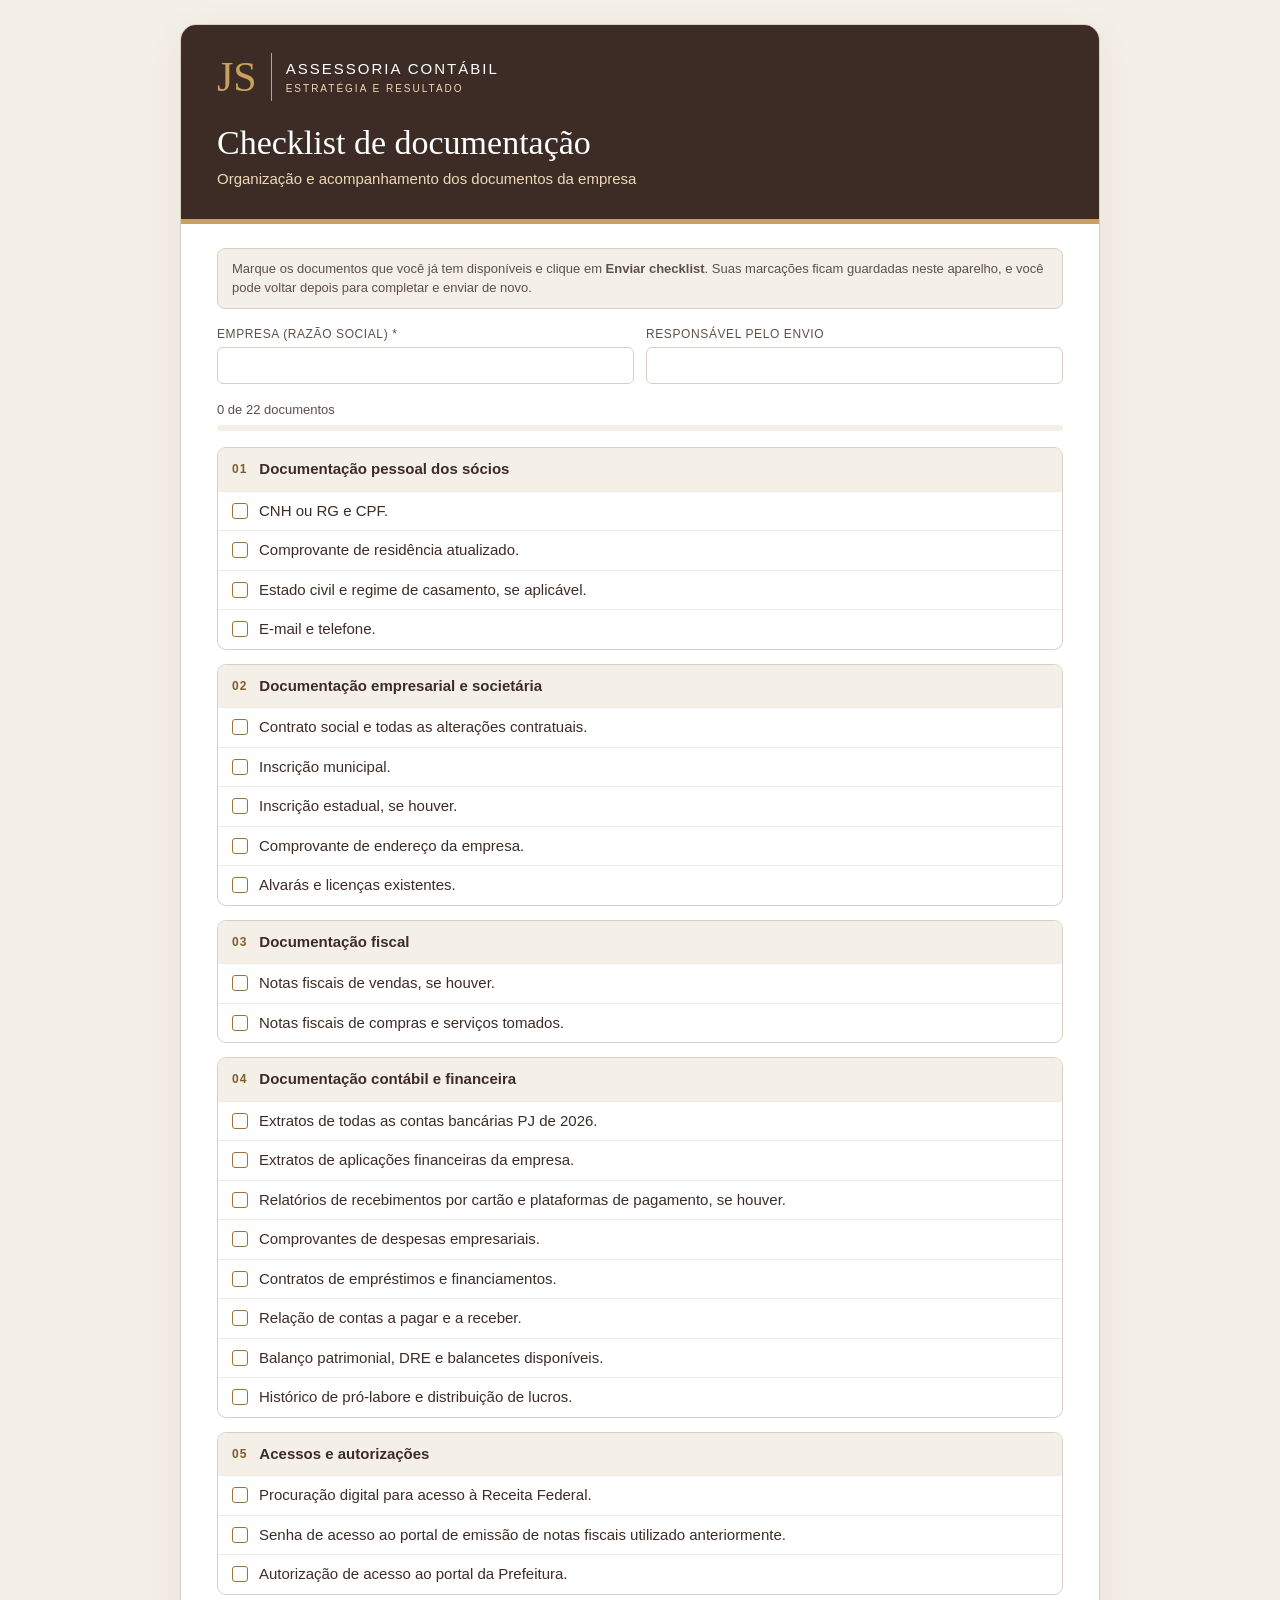
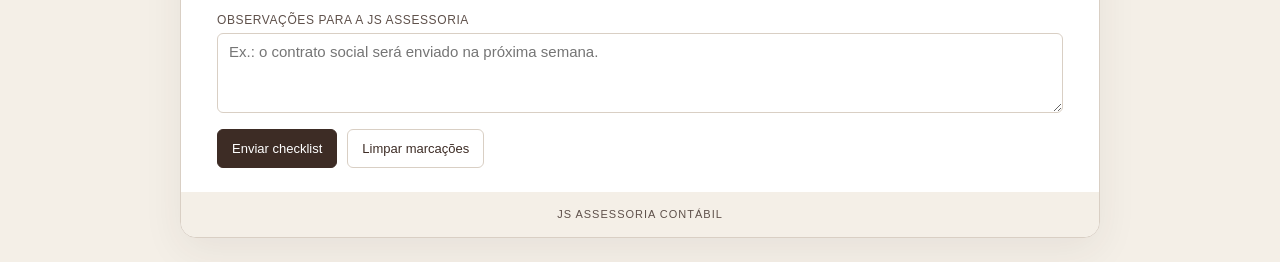
<file: index.html>
<!doctype html>
<html lang="pt-BR">
<head>
<meta charset="utf-8">
<meta name="viewport" content="width=device-width, initial-scale=1, viewport-fit=cover">
<title>Checklist de documentação | JS Assessoria Contábil</title>
<link rel="stylesheet" href="styles.css?v=2">
</head>
<body>
<main>
  <header>
    <div class="brand"><div class="monogram">JS</div><div><div class="brandname">Assessoria Contábil</div><div class="sub">ESTRATÉGIA E RESULTADO</div></div></div>
    <h1>Checklist de documentação</h1>
    <p>Organização e acompanhamento dos documentos da empresa</p>
  </header>

  <form class="content" id="form" novalidate>
    <div class="note">Marque os documentos que você já tem disponíveis e clique em <b>Enviar checklist</b>. Suas marcações ficam guardadas neste aparelho, e você pode voltar depois para completar e enviar de novo.</div>
    <div class="fields">
      <label for="f-empresa">Empresa (razão social) *<input type="text" id="f-empresa" autocomplete="organization" maxlength="200" required></label>
      <label for="f-resp">Responsável pelo envio<input type="text" id="f-resp" autocomplete="name" maxlength="200"></label>
    </div>
    <div class="toolbar">
      <div class="progress"><span id="status" aria-live="polite">0 de 22 documentos</span><div class="track"><div class="bar" id="bar"></div></div></div>
    </div>
    <div id="secoes" style="display:flex;flex-direction:column;gap:14px"></div>
    <div class="obs"><label for="f-obs">Observações para a JS Assessoria<textarea id="f-obs" maxlength="4000" placeholder="Ex.: o contrato social será enviado na próxima semana."></textarea></label></div>
    <div class="actions">
      <button class="primary" type="submit" id="enviar">Enviar checklist</button>
      <button type="button" id="reset">Limpar marcações</button>
      <span class="saved" id="msg" aria-live="polite"></span>
    </div>
  </form>

  <footer>JS ASSESSORIA CONTÁBIL</footer>
</main>
<script src="config.js"></script>
<script>
(function () {
  var $ = function (id) { return document.getElementById(id); };
  var TOTAL = ITENS.length;
  SECOES.forEach(function (s, i) {
    var sec = h("section", {}, h("h2", {}, h("b", { text: String(i + 1).padStart(2, "0") }), s[0]));
    ITENS.filter(function (it) { return it.s === s[0]; }).forEach(function (it) {
      sec.append(h("label", { "class": "item", "for": it.id }, h("input", { type: "checkbox", id: it.id }), h("span", { text: it.t })));
    });
    $("secoes").append(sec);
  });
  var boxes = ITENS.map(function (it) { return $(it.id); });
  var LS = "js-checklist-v3";

  function novoId() {
    var a = new Uint8Array(16); crypto.getRandomValues(a);
    return Array.prototype.map.call(a, function (b) { return b.toString(16).padStart(2, "0"); }).join("");
  }
  var salvo = {};
  try { salvo = JSON.parse(localStorage.getItem(LS) || "{}") || {}; } catch (e) {}
  var clienteId = salvo.id || novoId();
  var enviadoEm = salvo.enviadoEm || null;
  var pendente = !!salvo.pendente;

  function dados() {
    var itens = {}; boxes.forEach(function (b) { itens[b.id] = b.checked; });
    return { id: clienteId, empresa: $("f-empresa").value.trim(), responsavel: $("f-resp").value.trim(),
      observacoes: $("f-obs").value, itens: itens, marcados: boxes.filter(function (b) { return b.checked; }).length, total: TOTAL };
  }
  function guardar() {
    try { var d = dados(); d.enviadoEm = enviadoEm; d.pendente = pendente; localStorage.setItem(LS, JSON.stringify(d)); } catch (e) {}
  }
  function progresso() {
    var n = boxes.filter(function (b) { return b.checked; }).length;
    $("status").textContent = n + " de " + TOTAL + " documentos";
    $("bar").style.width = (100 * n / TOTAL) + "%";
    $("enviar").textContent = enviadoEm ? "Enviar atualização" : "Enviar checklist";
    if (enviadoEm && pendente) $("msg").textContent = "Há alterações ainda não enviadas.";
  }
  function mudou() { if (enviadoEm) pendente = true; progresso(); guardar(); }

  if (salvo.itens) {
    $("f-empresa").value = salvo.empresa || ""; $("f-resp").value = salvo.responsavel || ""; $("f-obs").value = salvo.observacoes || "";
    boxes.forEach(function (b) { b.checked = !!salvo.itens[b.id]; });
  }
  if (enviadoEm && !pendente) $("msg").textContent = "Último envio: " + new Date(enviadoEm).toLocaleString("pt-BR");
  progresso();

  boxes.forEach(function (b) { b.addEventListener("change", mudou); });
  ["f-empresa", "f-resp", "f-obs"].forEach(function (id) { $(id).addEventListener("input", mudou); });

  var confirma = false;
  $("reset").onclick = function () {
    if (!confirma) { confirma = true; $("reset").textContent = "Confirmar limpeza"; setTimeout(function () { confirma = false; $("reset").textContent = "Limpar marcações"; }, 4000); return; }
    confirma = false; $("reset").textContent = "Limpar marcações";
    boxes.forEach(function (b) { b.checked = false; }); mudou();
  };

  $("form").addEventListener("submit", function (ev) {
    ev.preventDefault();
    if (!$("f-empresa").value.trim()) { $("msg").textContent = "Informe o nome da empresa antes de enviar."; $("f-empresa").focus(); return; }
    var btn = $("enviar"); btn.disabled = true; $("msg").textContent = "Enviando…";
    chamarScript({ action: "salvar", dados: dados() }).then(function (r) {
      if (!r || !r.ok) throw new Error((r && r.erro) || "falha");
      enviadoEm = Date.now(); pendente = false; guardar(); progresso();
      $("msg").textContent = "Checklist enviado para a JS Assessoria. Obrigado!";
    }).catch(function (e) {
      $("msg").textContent = e.message === "config"
        ? "O envio ainda não foi configurado pelo escritório."
        : "Não foi possível enviar agora. Verifique sua internet e tente de novo; suas marcações continuam salvas.";
    }).then(function () { btn.disabled = false; });
  });
})();
</script>
</body>
</html>
</file>
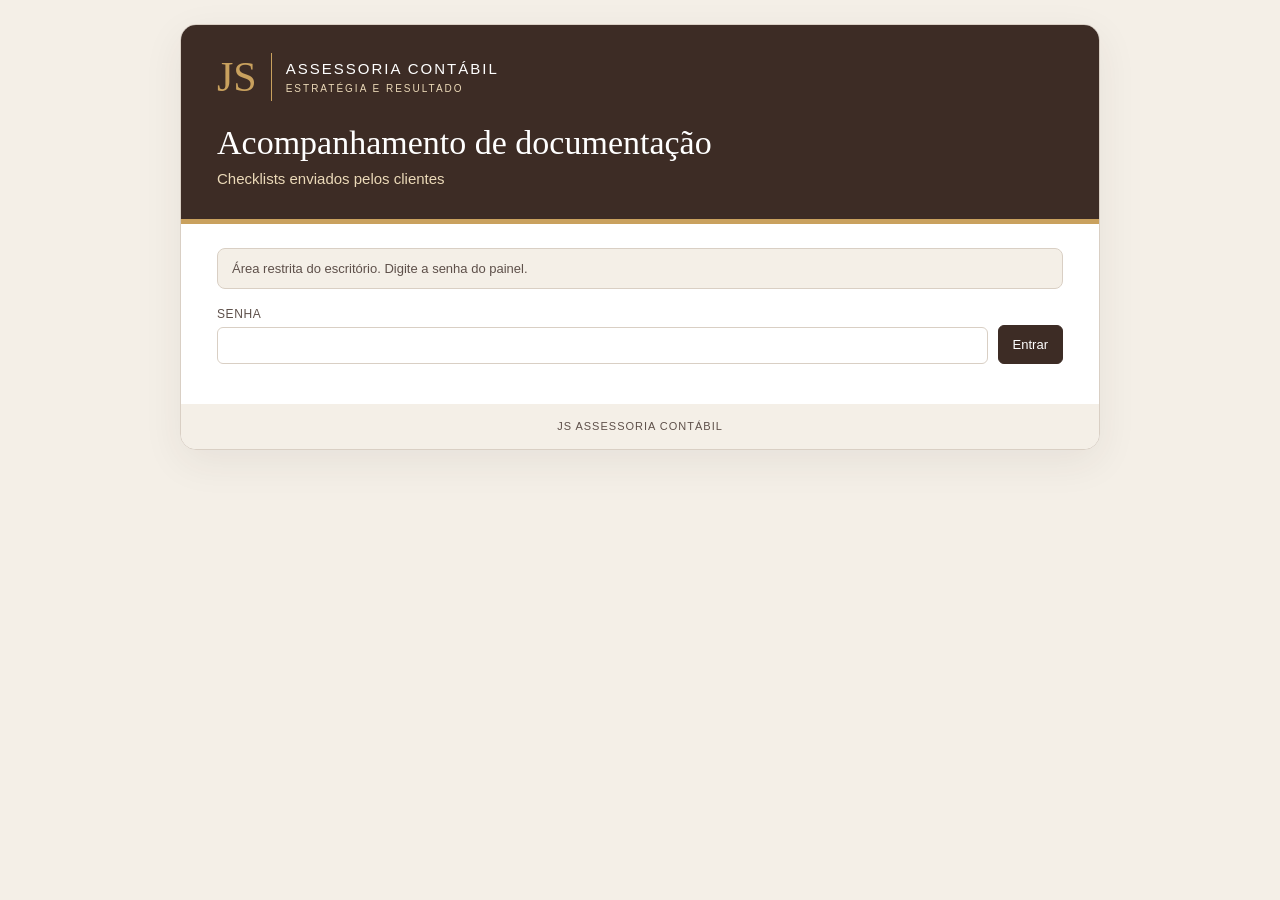
<file: painel.html>
<!doctype html>
<html lang="pt-BR">
<head>
<meta charset="utf-8">
<meta name="viewport" content="width=device-width, initial-scale=1, viewport-fit=cover">
<meta name="robots" content="noindex, nofollow">
<title>Acompanhamento | JS Assessoria Contábil</title>
<link rel="stylesheet" href="styles.css?v=2">
<style>[hidden]{display:none!important}</style>
</head>
<body>
<main>
  <header>
    <div class="brand"><div class="monogram">JS</div><div><div class="brandname">Assessoria Contábil</div><div class="sub">ESTRATÉGIA E RESULTADO</div></div></div>
    <h1>Acompanhamento de documentação</h1>
    <p>Checklists enviados pelos clientes</p>
  </header>

  <form class="content" id="login">
    <div class="note">Área restrita do escritório. Digite a senha do painel.</div>
    <div class="login">
      <label for="senha">Senha<input type="password" id="senha" autocomplete="current-password"></label>
      <button class="primary" type="submit">Entrar</button>
    </div>
    <span class="saved" id="login-msg" aria-live="polite"></span>
  </form>

  <div class="content" id="painel" hidden>
    <div class="stats">
      <div class="stat"><strong id="s-total">0</strong><span>Clientes</span></div>
      <div class="stat"><strong id="s-comp">0</strong><span>Completos</span></div>
      <div class="stat"><strong id="s-pend">0</strong><span>Com pendências</span></div>
    </div>
    <div class="actions">
      <button id="atualizar">Atualizar lista</button>
      <button id="sair">Sair</button>
      <span class="saved" id="painel-msg" aria-live="polite"></span>
    </div>
    <div id="lista" style="display:flex;flex-direction:column;gap:10px"></div>
  </div>

  <footer>JS ASSESSORIA CONTÁBIL</footer>
</main>
<script src="config.js"></script>
<script>
(function () {
  var $ = function (id) { return document.getElementById(id); };
  var TOTAL = ITENS.length;
  var senha = "";
  try { senha = sessionStorage.getItem("js-painel") || ""; } catch (e) {}

  function fmt(ts) { if (!ts) return "—"; var d = new Date(ts); return isNaN(d) ? "—" : d.toLocaleString("pt-BR", { day: "2-digit", month: "2-digit", year: "numeric", hour: "2-digit", minute: "2-digit" }); }
  function copiar(txt, btn) {
    var ok = function () { btn.textContent = "Copiado ✓"; };
    var falha = function () { btn.textContent = "Não foi possível copiar"; };
    try { navigator.clipboard.writeText(txt).then(ok, falha); } catch (e) { falha(); }
  }

  function render(rows) {
    rows.sort(function (a, b) { return (b.atualizadoEm || 0) - (a.atualizadoEm || 0); });
    $("s-total").textContent = rows.length;
    var comp = rows.filter(function (r) { return Number(r.marcados) >= TOTAL; }).length;
    $("s-comp").textContent = comp; $("s-pend").textContent = rows.length - comp;
    var lista = $("lista"); lista.replaceChildren();
    if (!rows.length) { lista.append(h("div", { "class": "empty", text: "Nenhum cliente enviou o checklist ainda." })); return; }
    rows.forEach(function (d) {
      var itens = d.itens || {};
      var n = Number(d.marcados) || 0;
      var chip = n >= TOTAL ? h("span", { "class": "chip ok", text: "Completo" }) : h("span", { "class": "chip warn", text: "Faltam " + (TOTAL - n) });
      var bar = h("div", { "class": "track" }, h("div", { "class": "bar" })); bar.firstChild.style.width = Math.min(100, 100 * n / TOTAL) + "%";
      var sum = h("summary", {}, h("span", { "class": "cname", text: d.empresa || "Empresa não informada" }), chip,
        h("div", { "class": "cmeta" }, h("span", { text: n + " de " + TOTAL }), bar, h("span", { text: "Atualizado " + fmt(d.atualizadoEm) })));
      var det = h("div", { "class": "detail" });
      det.append(h("div", { style: "font-size:13px;color:var(--muted)", text: "Responsável: " + (d.responsavel || "—") + " · Primeiro envio: " + fmt(d.criadoEm) }));
      SECOES.forEach(function (s) {
        var ul = h("ul");
        ITENS.filter(function (i) { return i.s === s[0]; }).forEach(function (i) {
          var y = !!itens[i.id];
          ul.append(h("li", { "class": y ? "y" : "n" }, h("span", { "class": "m", text: y ? "✓" : "✕" }), h("span", { text: i.t })));
        });
        det.append(h("h3", { text: s[0] }), ul);
      });
      if (d.observacoes) det.append(h("h3", { text: "Observações" }), h("div", { "class": "obsbox", text: String(d.observacoes) }));
      var pend = ITENS.filter(function (i) { return !itens[i.id]; }).map(function (i) { return "• " + i.t; });
      var acoes = h("div", { "class": "actions" });
      if (pend.length) {
        var bc = h("button", { type: "button", text: "Copiar pendências" });
        bc.onclick = function () { copiar("Olá! Para concluirmos o cadastro da " + (d.empresa || "sua empresa") + ", ainda faltam:\n" + pend.join("\n"), bc); };
        acoes.append(bc);
      }
      var bd = h("button", { type: "button", "class": "danger", text: "Excluir resposta" }); var conf = false;
      bd.onclick = function () {
        if (!conf) { conf = true; bd.textContent = "Clique de novo para excluir"; setTimeout(function () { conf = false; bd.textContent = "Excluir resposta"; }, 4000); return; }
        bd.disabled = true;
        chamarScript({ action: "excluir", senha: senha, id: d.id }).then(function (r) { if (!r.ok) throw 0; carregar(); })
          .catch(function () { bd.disabled = false; bd.textContent = "Não foi possível excluir"; });
      };
      acoes.append(bd); det.append(acoes);
      lista.append(h("details", { "class": "client" }, sum, det));
    });
  }

  function carregar() {
    $("painel-msg").textContent = "Carregando…";
    return chamarScript({ action: "listar", senha: senha }).then(function (r) {
      if (!r.ok) {
        if (r.erro === "senha") { sair(); $("login-msg").textContent = "Senha incorreta."; return; }
        throw new Error(r.erro);
      }
      $("login").hidden = true; $("login").style.display = "none"; $("painel").hidden = false; $("painel").style.display = ""; $("login-msg").textContent = "";
      render(r.respostas || []);
      $("painel-msg").textContent = "Atualizado às " + new Date().toLocaleTimeString("pt-BR", { hour: "2-digit", minute: "2-digit" });
    }).catch(function (e) {
      var t = e.message === "config" ? "Falta configurar o link do Apps Script no arquivo config.js." : "Não foi possível carregar. Verifique a internet e tente de novo.";
      $("painel-msg").textContent = t; $("login-msg").textContent = t;
    });
  }
  function sair() { senha = ""; try { sessionStorage.removeItem("js-painel"); } catch (e) {} $("painel").hidden = true; $("painel").style.display = "none"; $("login").hidden = false; $("login").style.display = ""; $("senha").value = ""; }
  $("painel").style.display = "none";

  $("login").addEventListener("submit", function (ev) {
    ev.preventDefault(); senha = $("senha").value; if (!senha) return;
    try { sessionStorage.setItem("js-painel", senha); } catch (e) {}
    $("login-msg").textContent = "Verificando…"; carregar();
  });
  $("atualizar").onclick = carregar;
  $("sair").onclick = sair;
  if (senha) carregar();
})();
</script>
</body>
</html>
</file>
<file: styles.css>
:root{
  --brown:#3D2C25;--gold:#C9A15E;--gold-ink:#7E5E2B;--bar:#9A733A;
  --bg:#F4EFE7;--surface:#FFFFFF;--soft:#F4EFE7;--fg:#3D2C25;--muted:#5E504A;--line:#D9CFC4;--line-soft:#F0EBE5;
  --head-bg:#3D2C25;--head-fg:#FFFFFF;--head-sub:#EBD9B8;
  --ok:#2F6B45;--ok-bg:#E4F0E7;--warn:#8A5A12;--warn-bg:#F7EBD3;--danger:#9B2C2C;
  --serif:Georgia,"Times New Roman",serif;--sans:Arial,Helvetica,sans-serif;
  color-scheme:light;
}
*{box-sizing:border-box}
[hidden]{display:none!important}
html{-webkit-text-size-adjust:100%}
body{margin:0;background:var(--bg);color:var(--fg);font:15px/1.5 var(--sans);padding:24px max(16px,env(safe-area-inset-right,0px)) 24px max(16px,env(safe-area-inset-left,0px))}
main{max-width:920px;margin:0 auto;background:var(--surface);border:1px solid var(--line);border-radius:16px;overflow:hidden;box-shadow:0 12px 40px #3d2c2512}
header{background:var(--head-bg);color:var(--head-fg);padding:28px 36px;border-bottom:5px solid var(--gold)}
.brand{display:flex;align-items:center;gap:14px}
.monogram{font:42px var(--serif);color:var(--gold);border-right:1px solid var(--gold);padding-right:14px}
.brandname{font-size:15px;letter-spacing:2px;text-transform:uppercase}
.sub{font-size:10px;letter-spacing:2px;color:var(--head-sub)}
h1{font:34px/1.15 var(--serif);margin:22px 0 6px;text-wrap:balance}
header p{margin:0;color:var(--head-sub)}
.content{padding:24px 36px;display:flex;flex-direction:column;gap:16px}
button{font:inherit;font-size:13px;padding:9px 14px;border:1px solid var(--line);border-radius:6px;background:var(--surface);color:var(--fg);cursor:pointer}
button:focus-visible,input:focus-visible,textarea:focus-visible,summary:focus-visible{outline:2px solid var(--gold);outline-offset:2px}
button.primary{background:var(--brown);color:#fff;border-color:var(--brown)}
button.danger{color:var(--danger);border-color:var(--danger)}
button:disabled{opacity:.55;cursor:default}
.note{font-size:13px;color:var(--muted);background:var(--soft);border:1px solid var(--line);border-radius:8px;padding:10px 14px}
.note.erro{color:var(--danger);border-color:var(--danger)}
.fields{display:grid;grid-template-columns:1fr 1fr;gap:12px}
.fields label,.obs label{display:flex;flex-direction:column;gap:4px;font-size:12px;letter-spacing:.6px;text-transform:uppercase;color:var(--muted);min-width:0}
input[type=text],input[type=password],textarea{font:15px var(--sans);color:var(--fg);background:var(--surface);border:1px solid var(--line);border-radius:6px;padding:9px 11px;text-transform:none;letter-spacing:0;width:100%}
textarea{min-height:80px;resize:vertical}
.toolbar{display:flex;align-items:center;gap:12px;flex-wrap:wrap}
.progress{flex:1;min-width:180px;font-size:13px;color:var(--muted)}
.track{height:6px;background:var(--soft);border-radius:9px;margin-top:6px;overflow:hidden}
.bar{height:100%;background:var(--bar);width:0;transition:width .2s}
.saved{font-size:12px;color:var(--muted)}
section{border:1px solid var(--line);border-radius:9px;overflow:hidden}
h2{font-size:15px;margin:0;padding:10px 14px;background:var(--soft);display:flex;align-items:center;gap:12px}
h2 b{color:var(--gold-ink);font-size:12px;letter-spacing:1px}
.item{display:flex;gap:11px;align-items:flex-start;padding:8px 14px;border-top:1px solid var(--line-soft);cursor:pointer}
.item input{appearance:none;-webkit-appearance:none;width:16px;height:16px;flex:none;margin:3px 0 0;border:1px solid var(--bar);border-radius:3px;display:grid;place-content:center;background:var(--surface);cursor:pointer}
.item input:checked{background:var(--brown);border-color:var(--brown)}
.item input:checked:after{content:'✓';color:#fff;font-size:12px}
.item input:checked+span{color:var(--muted);text-decoration:line-through}
.actions{display:flex;gap:10px;flex-wrap:wrap;align-items:center}
.chip{display:inline-block;font-size:11px;letter-spacing:.6px;text-transform:uppercase;padding:3px 8px;border-radius:99px;font-weight:bold;white-space:nowrap}
.chip.ok{background:var(--ok-bg);color:var(--ok)}
.chip.warn{background:var(--warn-bg);color:var(--warn)}
.stats{display:grid;grid-template-columns:repeat(3,1fr);gap:10px}
.stat{border:1px solid var(--line);border-radius:9px;padding:12px 14px}
.stat strong{display:block;font:28px var(--serif);font-variant-numeric:tabular-nums}
.stat span{font-size:12px;color:var(--muted);text-transform:uppercase;letter-spacing:.6px}
.client{border:1px solid var(--line);border-radius:9px;overflow:hidden}
.client summary{list-style:none;cursor:pointer;padding:12px 14px;display:grid;grid-template-columns:1fr auto;gap:6px 12px;align-items:center}
.client summary::-webkit-details-marker{display:none}
.client[open] summary{background:var(--soft)}
.cname{font-weight:bold;min-width:0;overflow-wrap:anywhere}
.cmeta{font-size:12px;color:var(--muted);grid-column:1/-1;display:flex;gap:12px;flex-wrap:wrap;align-items:center;font-variant-numeric:tabular-nums}
.cmeta .track{flex:1;min-width:120px;margin:0}
.detail{padding:6px 14px 14px;display:flex;flex-direction:column;gap:10px}
.detail h3{font-size:13px;margin:8px 0 2px;color:var(--gold-ink);letter-spacing:.5px}
.detail ul{margin:0;padding:0;list-style:none;display:flex;flex-direction:column;gap:3px;font-size:14px}
.detail li{display:flex;gap:8px}
.detail li .m{flex:none;width:16px;font-weight:bold}
.detail li.y .m{color:var(--ok)}
.detail li.n{color:var(--muted)}
.detail li.n .m{color:var(--danger)}
.obsbox{white-space:pre-wrap;font-size:14px;background:var(--soft);border-radius:6px;padding:8px 10px;overflow-wrap:anywhere}
.empty{text-align:center;color:var(--muted);padding:30px 10px;border:1px dashed var(--line);border-radius:9px}
.login{display:flex;gap:10px;flex-wrap:wrap;align-items:flex-end}
.login label{flex:1;min-width:200px;display:flex;flex-direction:column;gap:4px;font-size:12px;letter-spacing:.6px;text-transform:uppercase;color:var(--muted)}
.done{text-align:center;padding:30px 10px;display:flex;flex-direction:column;gap:8px;align-items:center}
.done strong{font:24px var(--serif)}
footer{padding:14px 36px;background:var(--soft);color:var(--muted);font-size:11px;letter-spacing:1px;text-align:center}
@media(max-width:600px){header,.content{padding:20px}h1{font-size:28px}.fields{grid-template-columns:1fr}.stat strong{font-size:22px}footer{padding:14px 20px}}
@media(prefers-reduced-motion:reduce){.bar{transition:none}}
</file>
